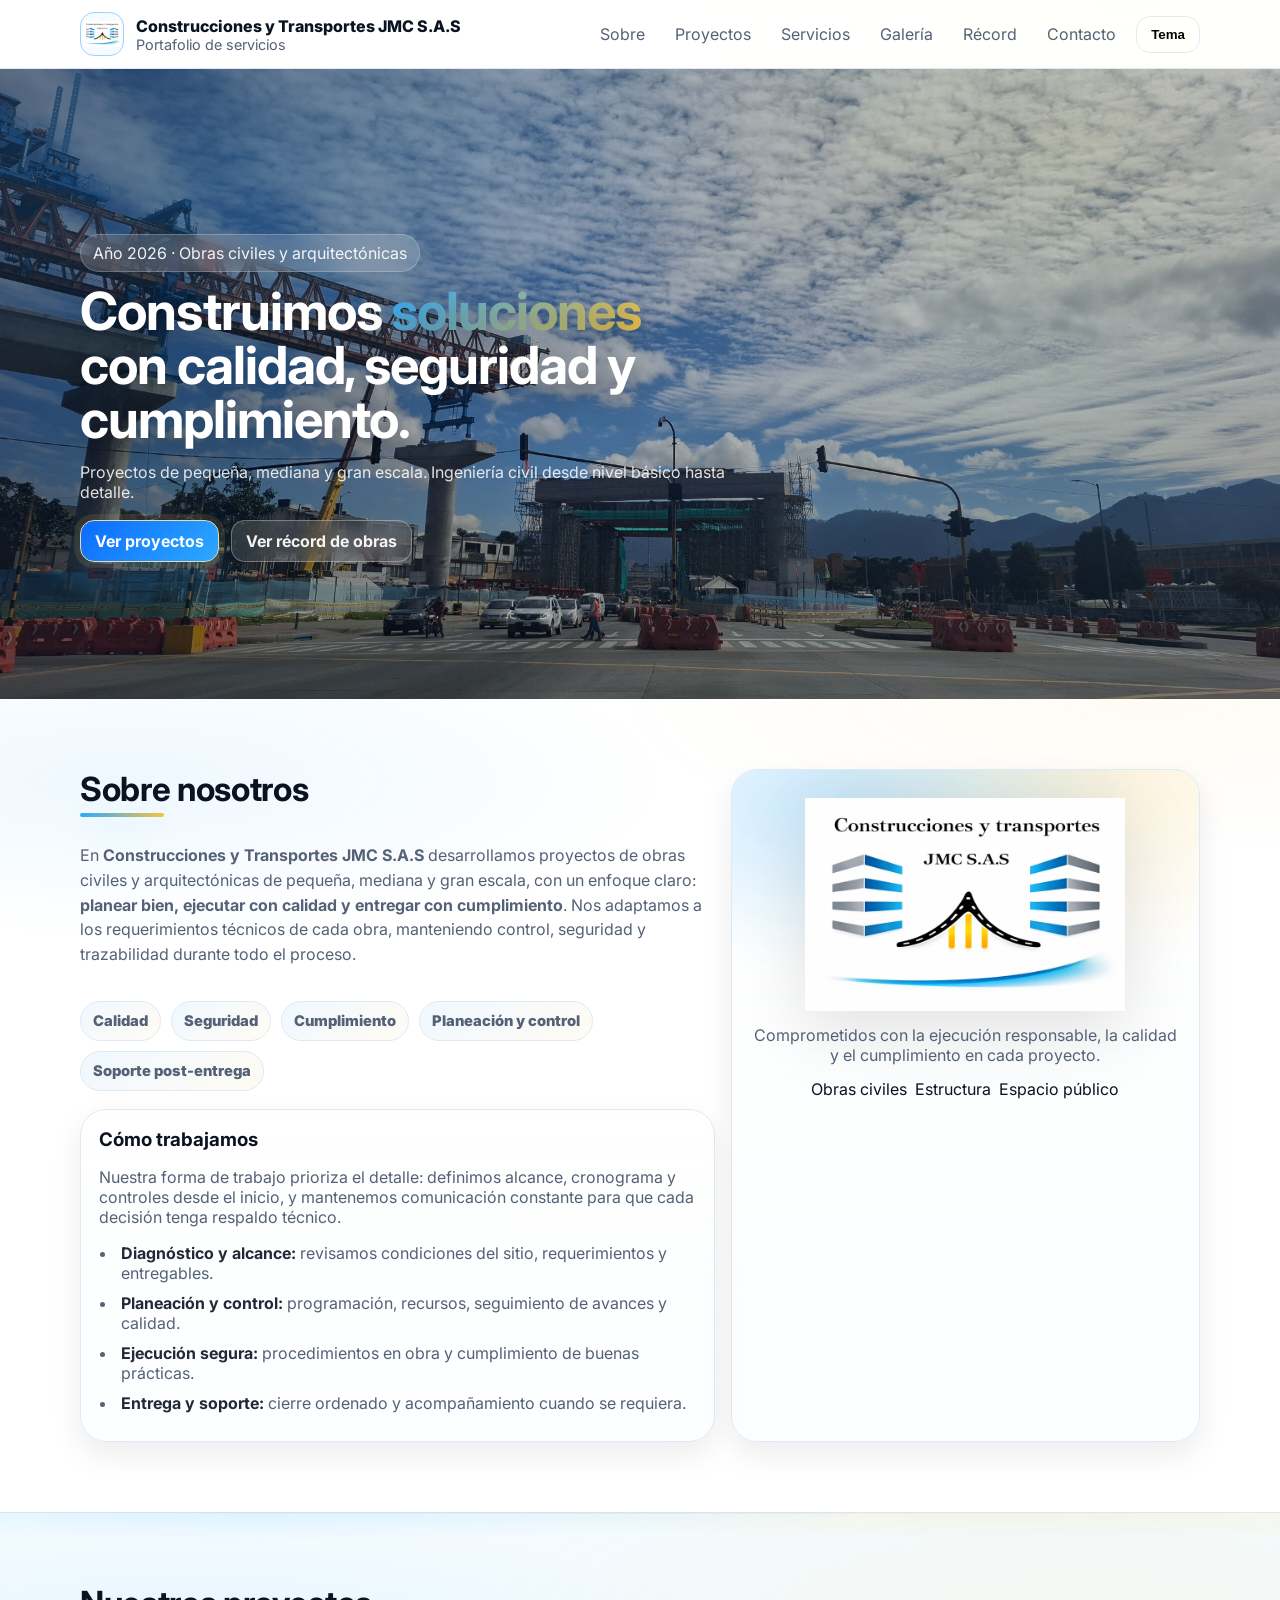
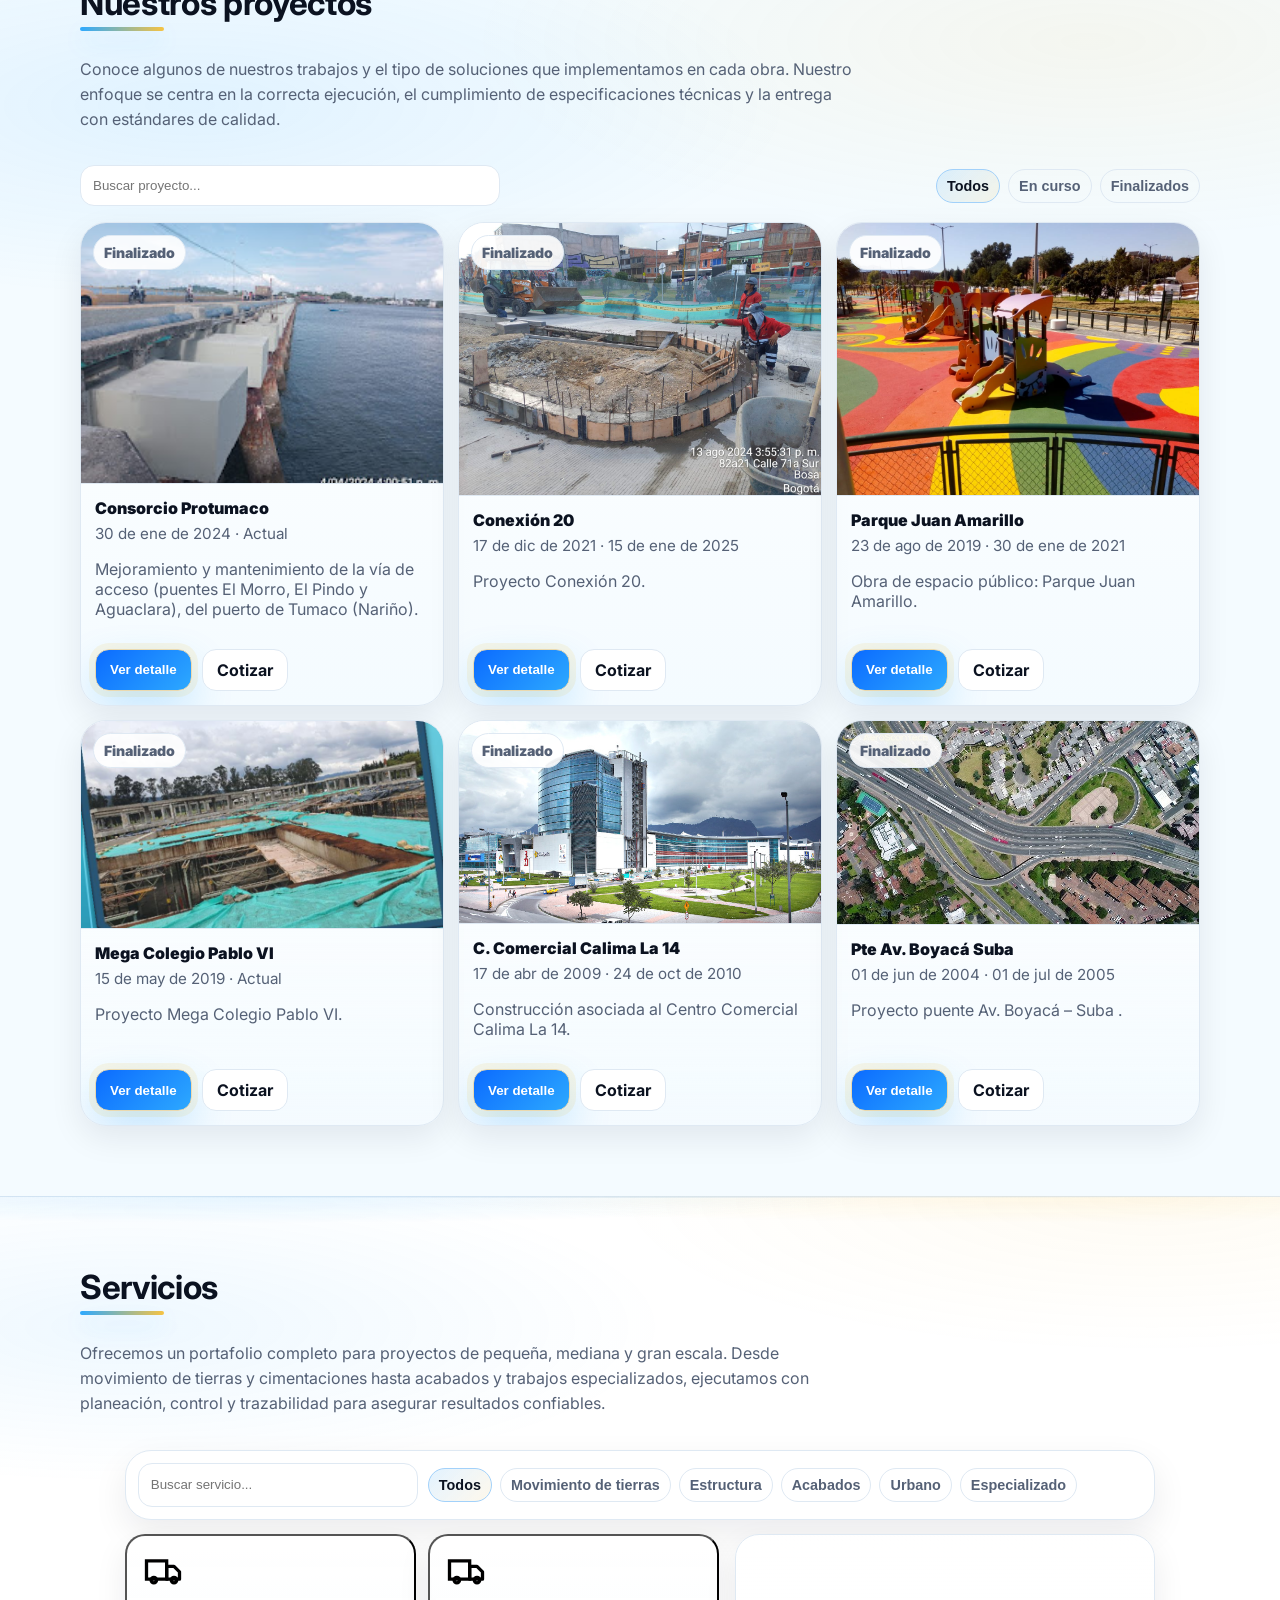
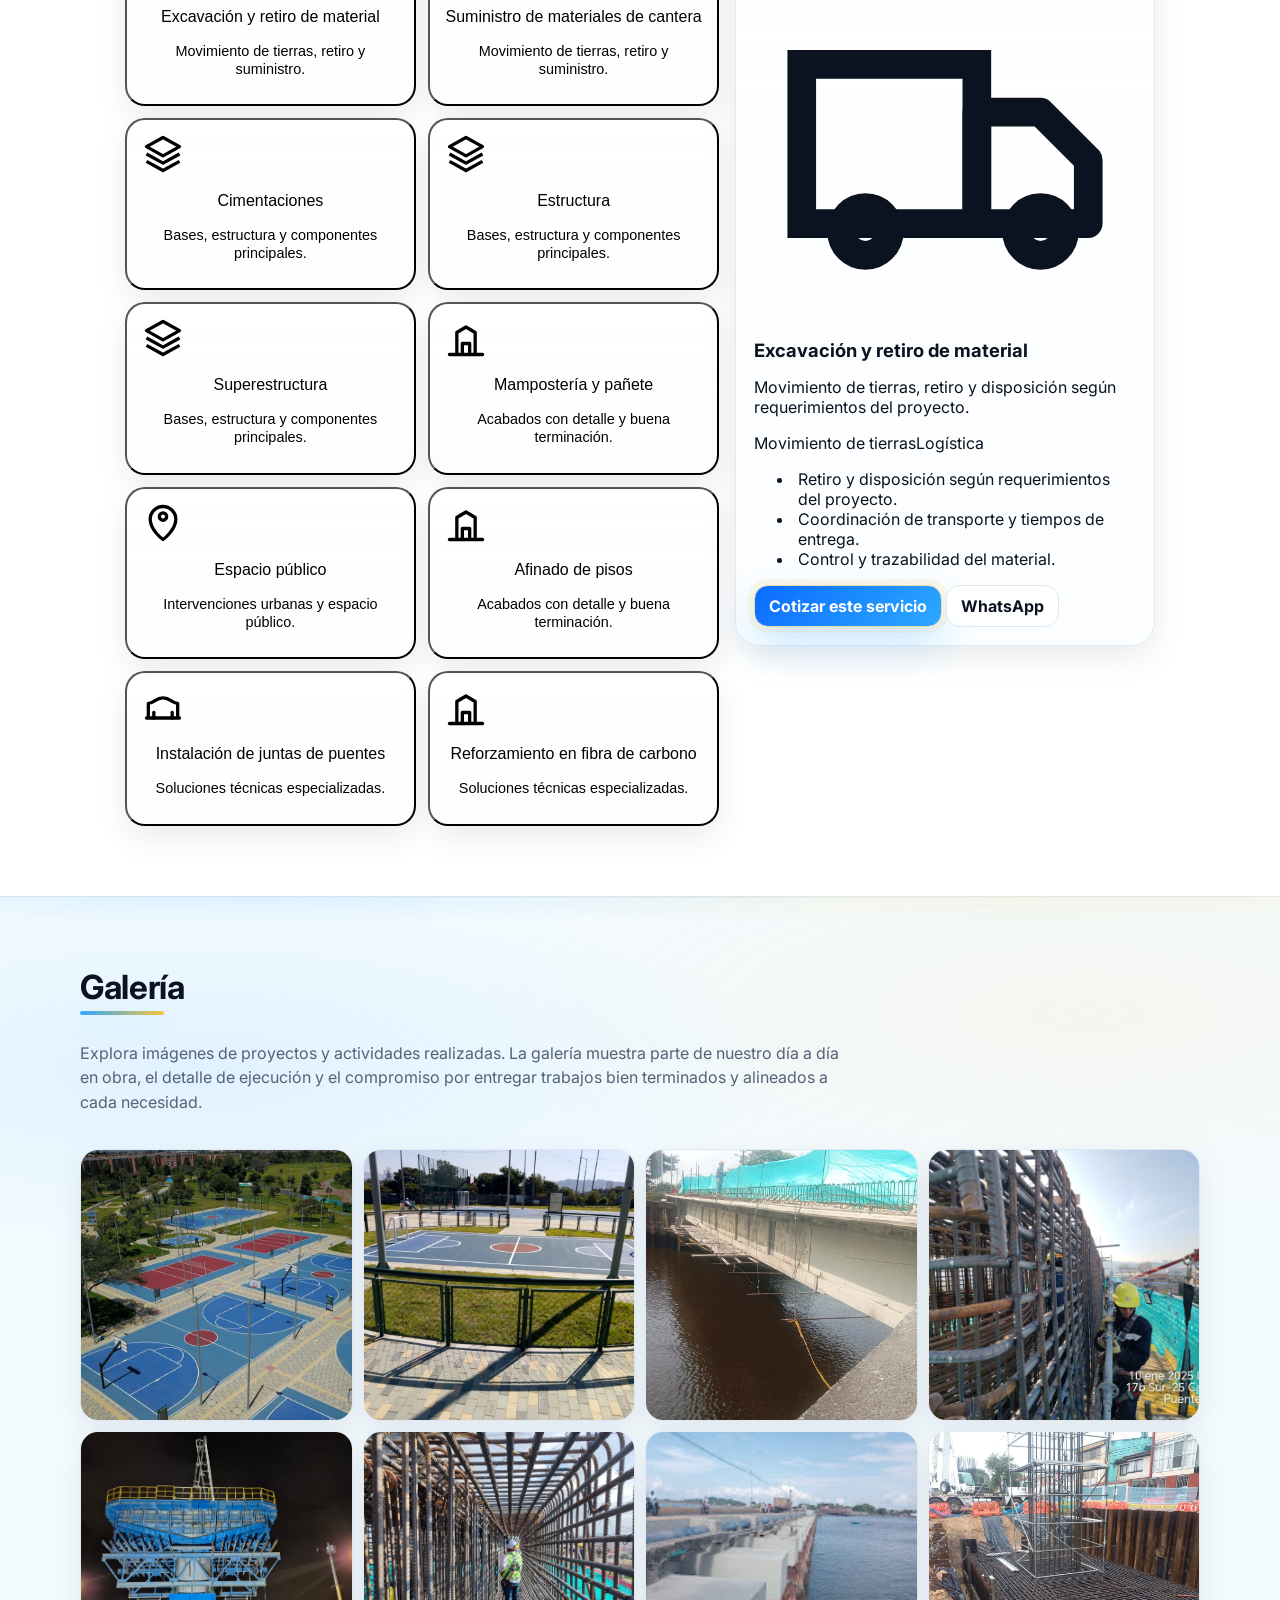
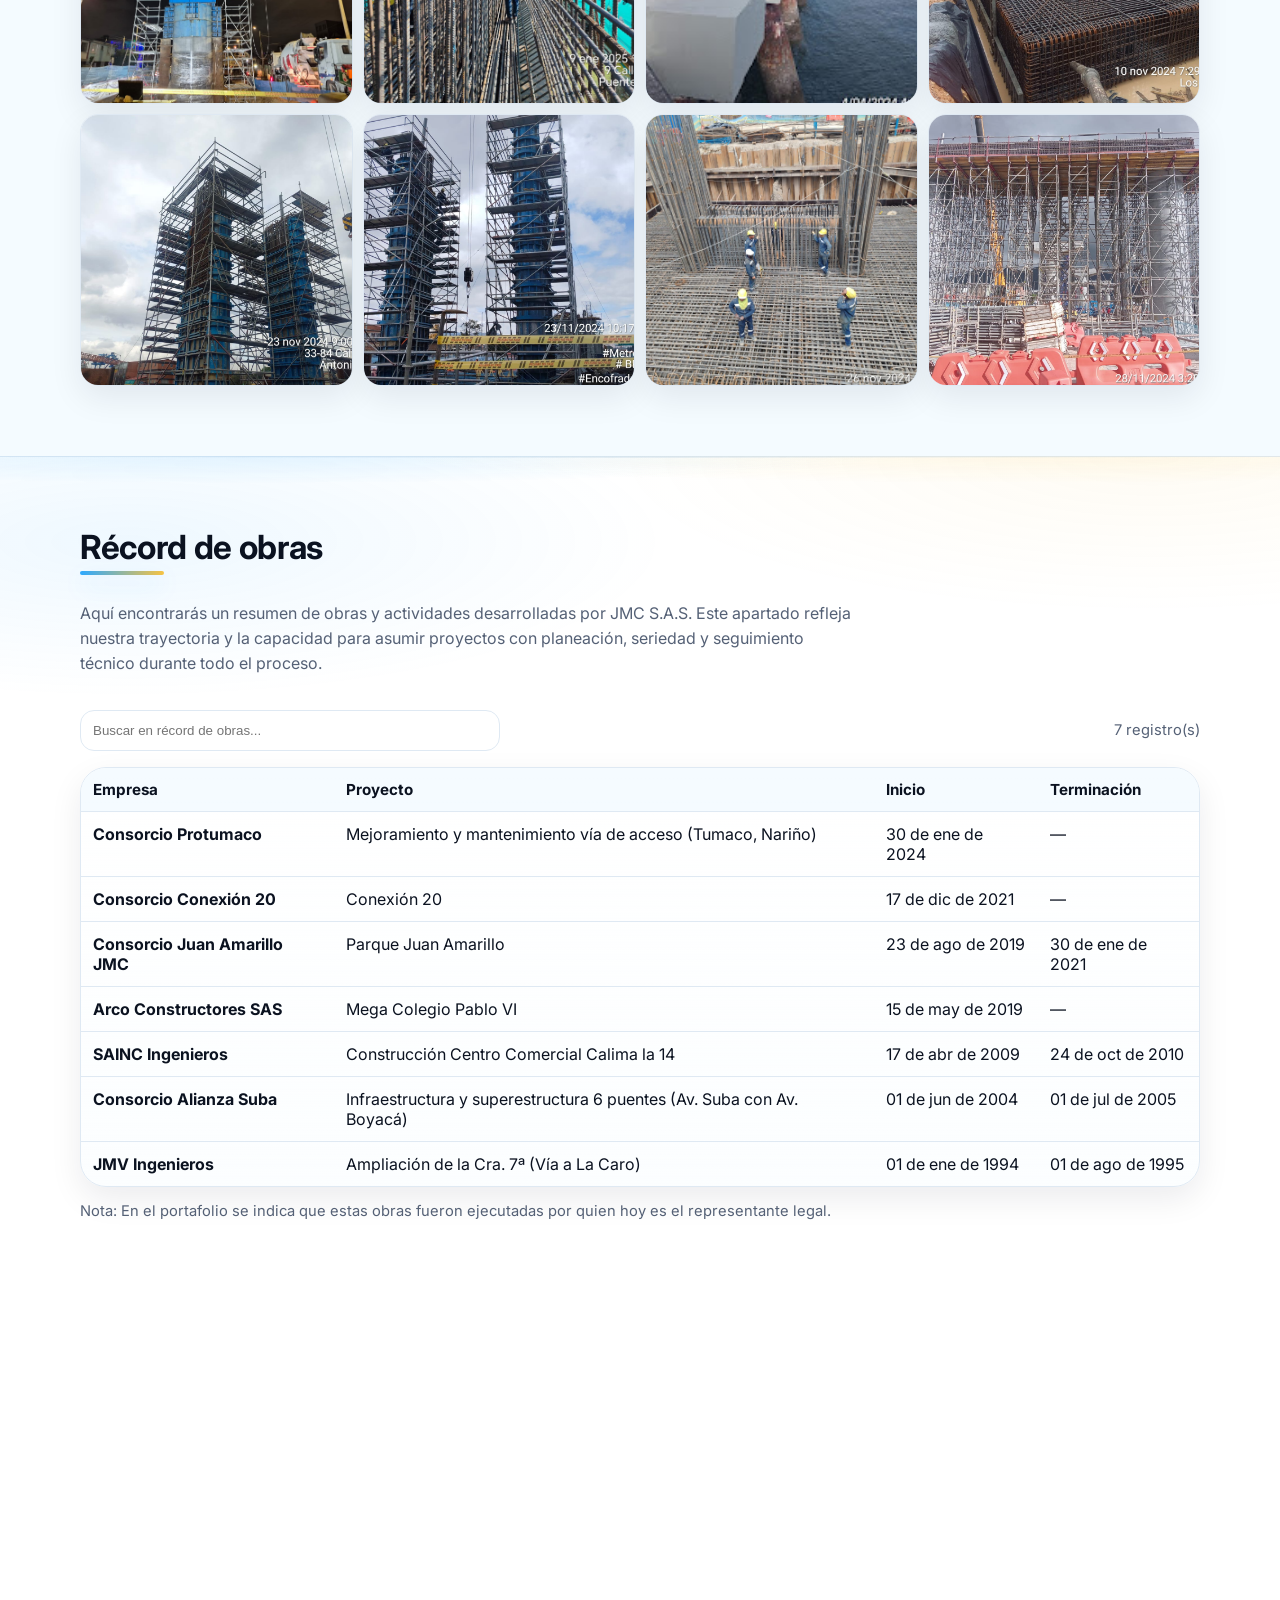
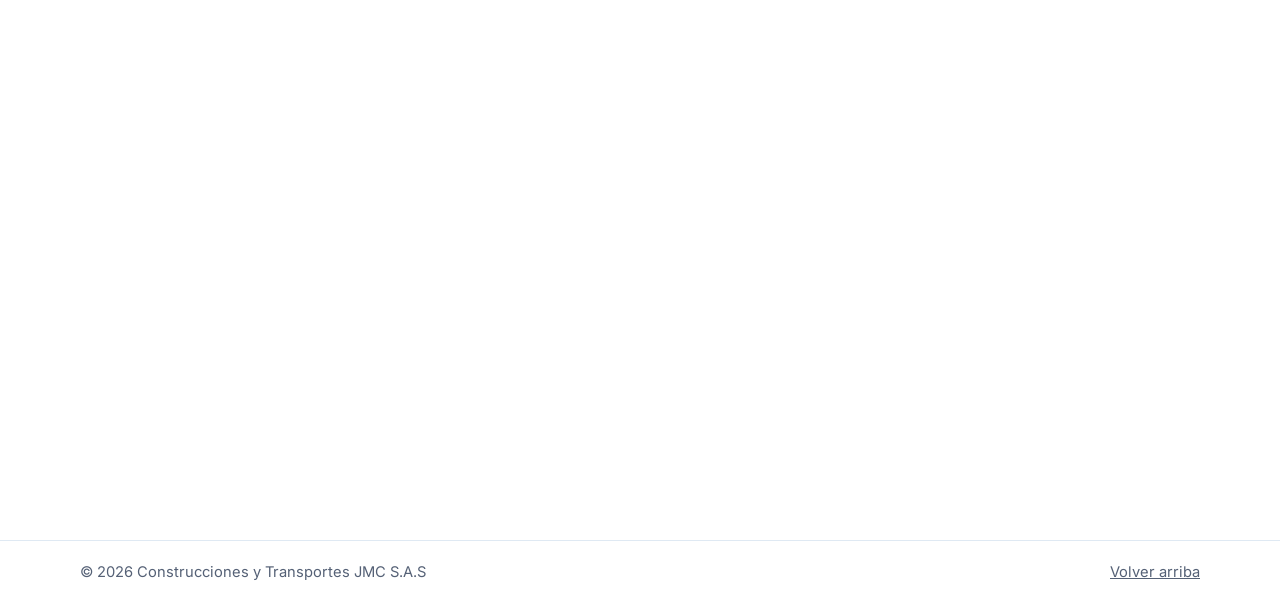
<file: index.html>
<!doctype html>
<html lang="es">
<head>
  <meta charset="utf-8" />
  <meta name="viewport" content="width=device-width, initial-scale=1" />
  <title>Construcciones y Transportes JMC S.A.S — Portafolio</title>
  <meta name="description" content="Portafolio de servicios: obras civiles y arquitectónicas. Proyectos, servicios, galería, récord de obras y contacto." />
  <meta name="theme-color" content="#0ea5e9" />

  <link rel="preconnect" href="https://fonts.googleapis.com" />
  <link rel="preconnect" href="https://fonts.gstatic.com" crossorigin />
  <link href="https://fonts.googleapis.com/css2?family=Inter:wght@400;500;600;700&display=swap" rel="stylesheet" />

  <link rel="stylesheet" href="styles.css" />
</head>

<body>
  <div class="progress" aria-hidden="true">
    <div class="progress__bar" id="progressBar"></div>
  </div>

  <a class="skip" href="#contenido">Saltar al contenido</a>

  <header class="header">
    <div class="container header__inner">
      <div class="brand" aria-label="Construcciones y Transportes JMC S.A.S">
        <div class="brand__mark" aria-label="Logo de Construcciones y Transportes JMC S.A.S">
          <img src="assets/logo-jmc.png" alt="Logo JMC" />
        </div>
        <div class="brand__text">
          <div class="brand__name">Construcciones y Transportes JMC S.A.S</div>
          <div class="brand__tag">Portafolio de servicios</div>
        </div>
      </div>

      <nav class="nav" aria-label="Navegación principal">
        <button class="nav__toggle" id="menuBtn" aria-expanded="false" aria-controls="menu" type="button">
          Menú
        </button>

        <div class="nav__links" id="menu">
          <a href="#sobre">Sobre</a>
          <a href="#proyectos">Proyectos</a>
          <a href="#servicios">Servicios</a>
          <a href="#galeria">Galería</a>
          <a href="#record">Récord</a>
          <a href="#contacto">Contacto</a>

          <button class="btn btn--ghost" id="themeBtn" type="button" aria-label="Cambiar tema">
            Tema
          </button>
        </div>
      </nav>
    </div>
  </header>

  <main id="contenido">
    <!-- HERO -->
    <section class="hero hero--photo">
      <div class="hero__bg" aria-hidden="true"></div>

      <div class="container hero__inner">
        <div class="hero__copy">
          <p class="pill">Año 2026 · Obras civiles y arquitectónicas</p>

          <h1>
            Construimos <span class="grad">soluciones</span> con calidad, seguridad y cumplimiento.
          </h1>

          <p class="muted">
            Proyectos de pequeña, mediana y gran escala. Ingeniería civil desde nivel básico hasta detalle.
          </p>

          <div class="hero__cta">
            <a class="btn btn--primary" href="#proyectos">Ver proyectos</a>
            <a class="btn btn--ghost" href="#record">Ver récord de obras</a>
          </div>
        </div>

        
      </div>
    </section>

    <!-- SOBRE -->
    <section id="sobre" class="section reveal">
      <div class="container">
        <div class="aboutLayout">
          <!-- COLUMNA: TEXTO -->
          <div class="aboutMain">
            <div class="section__head">
              <h2>Sobre nosotros</h2>
              <p class="muted">
                En <strong>Construcciones y Transportes JMC S.A.S</strong> desarrollamos proyectos de
                obras civiles y arquitectónicas de pequeña, mediana y gran escala, con un enfoque claro:
                <strong>planear bien, ejecutar con calidad y entregar con cumplimiento</strong>.
                Nos adaptamos a los requerimientos técnicos de cada obra, manteniendo control, seguridad y trazabilidad
                durante todo el proceso.
              </p>
            </div>

            <div class="aboutChips" aria-label="Enfoque y capacidades">
              <span class="aboutChip">Calidad</span>
              <span class="aboutChip">Seguridad</span>
              <span class="aboutChip">Cumplimiento</span>
              <span class="aboutChip">Planeación y control</span>
              <span class="aboutChip">Soporte post-entrega</span>
            </div>

            <div class="aboutCards">
              <article class="card">
                <h3>Cómo trabajamos</h3>
                <p class="muted">
                  Nuestra forma de trabajo prioriza el detalle: definimos alcance, cronograma y controles desde el inicio,
                  y mantenemos comunicación constante para que cada decisión tenga respaldo técnico.
                </p>
                <ul class="aboutSteps">
                  <li><strong>Diagnóstico y alcance:</strong> revisamos condiciones del sitio, requerimientos y entregables.</li>
                  <li><strong>Planeación y control:</strong> programación, recursos, seguimiento de avances y calidad.</li>
                  <li><strong>Ejecución segura:</strong> procedimientos en obra y cumplimiento de buenas prácticas.</li>
                  <li><strong>Entrega y soporte:</strong> cierre ordenado y acompañamiento cuando se requiera.</li>
                </ul>
              </article>
            </div>
          </div>

          <!-- COLUMNA: LOGO / MARCA -->
          <aside class="aboutBrand" aria-label="Marca JMC">
            <div class="aboutBrandInner">
              <div class="aboutBrandGlow" aria-hidden="true"></div>

              <img class="aboutLogo"
                   src="assets/logo-jmc.png"
                   alt="Logo Construcciones y Transportes JMC S.A.S"
                   loading="lazy" />

              <p class="aboutBrandText">
                Comprometidos con la ejecución responsable, la calidad y el cumplimiento en cada proyecto.
              </p>

              <div class="aboutBrandBadges">
                <span class="badge">Obras civiles</span>
                <span class="badge">Estructura</span>
                <span class="badge">Espacio público</span>
              </div>
            </div>
          </aside>
        </div>
      </div>
    </section>

    <!-- PROYECTOS -->
    <section id="proyectos" class="section section--alt reveal">
      <div class="container">
        <div class="section__head">
          <h2>Nuestros proyectos</h2>
          <p class="muted">
            Conoce algunos de nuestros trabajos y el tipo de soluciones que implementamos en cada obra. Nuestro enfoque se centra
            en la correcta ejecución, el cumplimiento de especificaciones técnicas y la entrega con estándares de calidad.
          </p>
        </div>

        <div class="toolbar">
          <input id="projectSearch" class="input" type="search" placeholder="Buscar proyecto..." />
          <div class="chips" role="tablist" aria-label="Filtrar proyectos">
            <button class="chip is-active" data-filter="todos" type="button">Todos</button>
            <button class="chip" data-filter="en-curso" type="button">En curso</button>
            <button class="chip" data-filter="finalizado" type="button">Finalizados</button>
          </div>
        </div>

        <div id="projectsGrid" class="cards"></div>
      </div>
    </section>

    <!-- SERVICIOS -->
    <section id="servicios" class="section reveal">
      <div class="container">
        <div class="section__head">
          <h2>Servicios</h2>
          <p class="muted">
            Ofrecemos un portafolio completo para proyectos de pequeña, mediana y gran escala. Desde movimiento de tierras y
            cimentaciones hasta acabados y trabajos especializados, ejecutamos con planeación, control y trazabilidad
            para asegurar resultados confiables.
          </p>
        </div>

        <div class="servicesShell">
          <div class="servicesControls">
            <input id="serviceSearch" class="input" type="search" placeholder="Buscar servicio..." />

            <div class="chips" role="tablist" aria-label="Filtrar servicios">
              <button class="chip is-active" type="button" data-scat="todos">Todos</button>
              <button class="chip" type="button" data-scat="tierra">Movimiento de tierras</button>
              <button class="chip" type="button" data-scat="estructura">Estructura</button>
              <button class="chip" type="button" data-scat="acabados">Acabados</button>
              <button class="chip" type="button" data-scat="urbano">Urbano</button>
              <button class="chip" type="button" data-scat="especializado">Especializado</button>
            </div>
          </div>

          <div class="servicesLayout">
            <div id="servicesCards" class="servicesCards"></div>

            <aside id="servicePanel" class="card servicePanel" aria-live="polite">
              <!-- Render JS -->
            </aside>
          </div>
        </div>
      </div>
    </section>

    <!-- GALERÍA -->
    <section id="galeria" class="section section--alt reveal">
      <div class="container">
        <div class="section__head">
          <h2>Galería</h2>
          <p class="muted">
            Explora imágenes de proyectos y actividades realizadas. La galería muestra parte de nuestro día a día en obra, el detalle
            de ejecución y el compromiso por entregar trabajos bien terminados y alineados a cada necesidad.
          </p>
        </div>

        <div id="galleryGrid" class="gallery"></div>
      </div>
    </section>

    <!-- RÉCORD -->
    <section id="record" class="section reveal">
      <div class="container">
        <div class="section__head">
          <h2>Récord de obras</h2>
          <p class="muted">
            Aquí encontrarás un resumen de obras y actividades desarrolladas por JMC S.A.S. Este apartado refleja nuestra trayectoria y
            la capacidad para asumir proyectos con planeación, seriedad y seguimiento técnico durante todo el proceso.
          </p>
        </div>

        <div class="toolbar">
          <input id="recordSearch" class="input" type="search" placeholder="Buscar en récord de obras..." />
          <span class="muted small" id="recordCount"></span>
        </div>

        <div class="tableWrap">
          <table class="table" aria-label="Récord de obras">
            <thead>
              <tr>
                <th>Empresa</th>
                <th>Proyecto</th>
                <th>Inicio</th>
                <th>Terminación</th>
              </tr>
            </thead>
            <tbody id="recordBody"></tbody>
          </table>
        </div>

        <p class="muted small">
          Nota: En el portafolio se indica que estas obras fueron ejecutadas por quien hoy es el representante legal.
        </p>
      </div>
    </section>

    <!-- CONTACTO -->
    <section id="contacto" class="section section--alt reveal">
      <div class="container">
        <div class="section__head">
          <h2>Contacto</h2>
          <p class="muted">
            Estamos listos para asesorarte. Escríbenos por WhatsApp, llámanos o envíanos un correo con tu solicitud. Te orientamos en el
            alcance, tiempos y necesidades para cotizar de forma clara y eficiente.
          </p>
        </div>

        <div class="grid2 grid2--contact">
          <!-- Datos -->
          <article class="card">
            <h3>Datos</h3>

            <ul class="contactList">
              <li class="contactItem">
                <div class="contactIcon contactIcon--phone" aria-hidden="true">
                  <svg viewBox="0 0 24 24" fill="none">
                    <path d="M7 4h3l1 5-2 1c1.2 2.4 3.1 4.3 5.5 5.5l1.1-2 5.4 1V17c0 1.1-.9 2-2 2h-.2C11.7 19 5 12.3 5 4.2V4c0-1.1.9-2 2-2Z" stroke="currentColor" stroke-width="1.8" stroke-linecap="round" stroke-linejoin="round"/>
                  </svg>
                </div>
                <div class="contactInfo">
                  <div class="contactLabel">Teléfono</div>
                  <div class="contactValue"><a href="tel:+573144934264">314 493 4264</a></div>
                </div>
              </li>

              <li class="contactItem">
                <div class="contactIcon contactIcon--email" aria-hidden="true">
                  <svg viewBox="0 0 24 24" fill="none">
                    <path d="M4 7.5A2.5 2.5 0 0 1 6.5 5h11A2.5 2.5 0 0 1 20 7.5v9A2.5 2.5 0 0 1 17.5 19h-11A2.5 2.5 0 0 1 4 16.5v-9Z" stroke="currentColor" stroke-width="1.8"/>
                    <path d="M6.5 7.5 12 12l5.5-4.5" stroke="currentColor" stroke-width="1.8" stroke-linecap="round" stroke-linejoin="round"/>
                  </svg>
                </div>
                <div class="contactInfo">
                  <div class="contactLabel">Correo</div>
                  <div class="contactValue"><a href="mailto:c.jmcsas@hotmail.com">c.jmcsas@hotmail.com</a></div>
                </div>
              </li>

              <li class="contactItem">
                <div class="contactIcon contactIcon--location" aria-hidden="true">
                  <svg viewBox="0 0 24 24" fill="none">
                    <path d="M12 21s7-5.1 7-11a7 7 0 1 0-14 0c0 5.9 7 11 7 11Z" stroke="currentColor" stroke-width="1.8" stroke-linecap="round" stroke-linejoin="round"/>
                    <path d="M12 10.5a2 2 0 1 0 0-4 2 2 0 0 0 0 4Z" stroke="currentColor" stroke-width="1.8"/>
                  </svg>
                </div>
                <div class="contactInfo">
                  <div class="contactLabel">Dirección</div>
                  <div class="contactValue">Diagonal 27 sur # 34 - 56</div>
                </div>
              </li>

              <li class="contactItem">
                <div class="contactIcon contactIcon--whatsapp" aria-hidden="true">
                  <svg viewBox="0 0 24 24" fill="none">
                    <path d="M20 11.6A8 8 0 0 1 8.3 19L4 20l1-4.1A8 8 0 1 1 20 11.6Z" stroke="currentColor" stroke-width="1.8" stroke-linecap="round" stroke-linejoin="round"/>
                    <path d="M9.2 9.6c.2-1 .6-1.1 1.2-1.1.2 0 .4 0 .6.1.2.1.4.5.4.8 0 .4-.2.8-.4 1 .5 1 1.4 1.9 2.4 2.4.2-.2.6-.4 1-.4.3 0 .7.2.8.4.1.2.1.4.1.6 0 .6-.1 1-.9 1.2-.8.2-2.6-.4-4.2-2-1.6-1.6-2.2-3.4-2-4.2Z" stroke="currentColor" stroke-width="1.2" stroke-linecap="round" stroke-linejoin="round"/>
                  </svg>
                </div>
                <div class="contactInfo">
                  <div class="contactLabel">WhatsApp</div>
                  <div class="contactValue">
                    <a href="https://wa.me/573144934264" target="_blank" rel="noreferrer">Abrir chat</a>
                  </div>
                </div>
              </li>
            </ul>

            <div class="contactActions">
              <a class="btn btn--primary" href="https://wa.me/573144934264" target="_blank" rel="noreferrer">WhatsApp</a>
              <a class="btn" href="tel:+573144934264">Llamar</a>
              <a class="btn" href="mailto:c.jmcsas@hotmail.com">Correo</a>
            </div>
          </article>

          <!-- Formulario (FUNCIONAL en Netlify) -->
          <article class="card">
            <h3>Escríbenos</h3>

            <!-- Netlify Forms: NO lo generes por JS; debe estar en HTML -->
            <form
              name="contact"
              method="POST"
              data-netlify="true"
              netlify-honeypot="bot-field"
              action="/gracias.html"
            >
              <!-- Obligatorio para Netlify -->
              <input type="hidden" name="form-name" value="contact" />

              <!-- Honeypot anti-spam -->
              <p class="hidden">
                <label>Si eres bot, no llenes esto: <input name="bot-field" /></label>
              </p>

              <label class="label">
                Nombre
                <input class="input" name="nombre" autocomplete="name" required />
              </label>

              <label class="label">
                Correo
                <input class="input" name="email" type="email" autocomplete="email" required />
              </label>

              <label class="label">
                Teléfono (opcional)
                <input class="input" name="telefono" type="tel" autocomplete="tel" />
              </label>

              <label class="label">
                Mensaje
                <textarea class="input" name="mensaje" rows="5" required></textarea>
              </label>

              <button class="btn btn--primary" type="submit">Enviar mensaje</button>

              <p class="muted small" style="margin:10px 0 0">
                Al enviar, tu mensaje quedará registrado y te contactaremos lo antes posible.
              </p>
            </form>
          </article>
        </div>
      </div>
    </section>
  </main>

  <footer class="footer">
    <div class="container footer__inner">
      <span class="muted small">© <span id="year"></span> Construcciones y Transportes JMC S.A.S</span>
      <a class="muted small" href="#contenido">Volver arriba</a>
    </div>
  </footer>

  <!-- Modal reutilizable -->
  <div class="modal" id="modal" aria-hidden="true" role="dialog" aria-modal="true" aria-label="Detalle">
    <div class="modal__backdrop" data-close></div>
    <div class="modal__panel" role="document">
      <button class="modal__close" data-close aria-label="Cerrar" type="button">✕</button>
      <div id="modalContent"></div>
    </div>
  </div>

  <script src="main.js"></script>
</body>
</html>
</file>
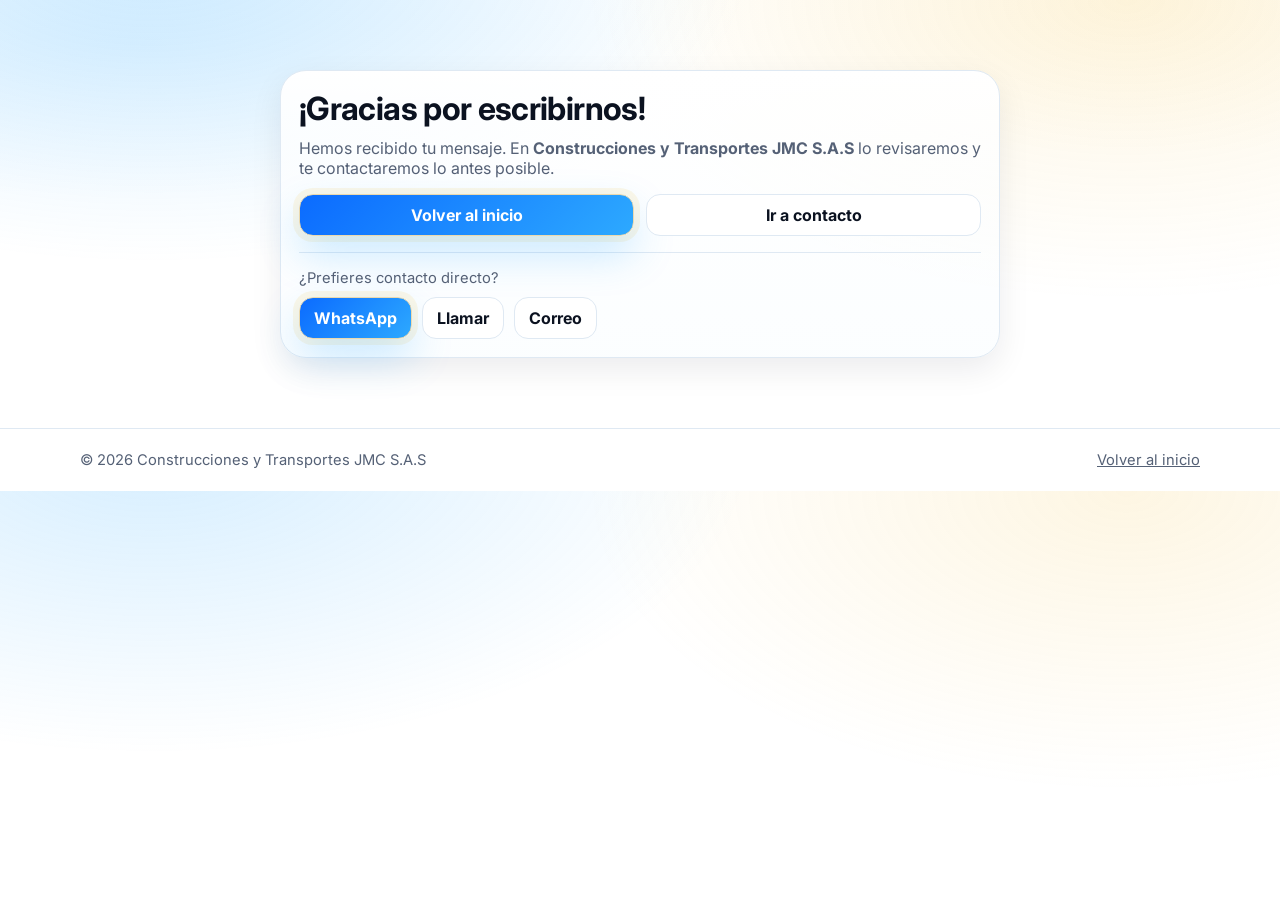
<file: gracias.html>
<!doctype html>
<html lang="es">
<head>
  <meta charset="utf-8" />
  <meta name="viewport" content="width=device-width, initial-scale=1" />
  <title>Gracias — JMC S.A.S</title>
  <meta name="description" content="Gracias por contactar a Construcciones y Transportes JMC S.A.S." />
  <meta name="theme-color" content="#0ea5e9" />

  <link rel="preconnect" href="https://fonts.googleapis.com" />
  <link rel="preconnect" href="https://fonts.gstatic.com" crossorigin />
  <link href="https://fonts.googleapis.com/css2?family=Inter:wght@400;500;600;700&display=swap" rel="stylesheet" />

  <link rel="stylesheet" href="styles.css" />
</head>

<body>
  <main class="section">
    <div class="container">
      <div class="card" style="max-width: 720px; margin: 0 auto;">
        <h1 style="margin:0 0 10px; letter-spacing:-.02em;">¡Gracias por escribirnos!</h1>
        <p class="muted" style="margin:0 0 14px;">
          Hemos recibido tu mensaje. En <strong>Construcciones y Transportes JMC S.A.S</strong> lo revisaremos y
          te contactaremos lo antes posible.
        </p>

        <div class="grid2" style="grid-template-columns: 1fr 1fr; gap: 12px; margin-top: 16px;">
          <a class="btn btn--primary" href="/">Volver al inicio</a>
          <a class="btn" href="#contacto" onclick="window.location.href='/'">Ir a contacto</a>
        </div>

        <hr style="border:0; height:1px; background: var(--border); margin:16px 0;" />

        <p class="muted small" style="margin:0 0 10px;">¿Prefieres contacto directo?</p>
        <div class="contactActions" style="margin:0;">
          <a class="btn btn--primary" href="https://wa.me/573144934264" target="_blank" rel="noreferrer">WhatsApp</a>
          <a class="btn" href="tel:+573144934264">Llamar</a>
          <a class="btn" href="mailto:c.jmcsas@hotmail.com">Correo</a>
        </div>
      </div>
    </div>
  </main>

  <footer class="footer">
    <div class="container footer__inner">
      <span class="muted small">© <span id="year"></span> Construcciones y Transportes JMC S.A.S</span>
      <a class="muted small" href="/">Volver al inicio</a>
    </div>
  </footer>

  <script>
    document.getElementById("year").textContent = new Date().getFullYear();
  </script>
</body>
</html>
</file>
<file: styles.css>
:root{
  /* Light theme (marca azul + amarillo) */
  --bg: #ffffff;
  --bg2:#f4fbff;          /* azul muy suave */
  --text:#0b1220;
  --muted:#556176;
  --card:#ffffff;
  --border:#dfe9f3;

  --accent:#2DA9FF;       /* azul claro marca */
  --accent2:#F6C343;      /* amarillo marca */
  --accent3:#0B6BFF;      /* azul más profundo para contraste */

  --shadow: 0 18px 45px rgba(11,18,32,.10);
  --radius: 18px;
  --radius2: 26px;
  --ease: cubic-bezier(.2,.8,.2,1);
}


[data-theme="dark"]{
  --bg:#0b1220;
  --bg2:#0f172a;
  --text:#eaf0ff;
  --muted:#aab3c7;
  --card:#0f172a;
  --border:#22304a;

  --accent:#38bdf8;
  --accent2:#a78bfa;
  --accent3:#4ade80;

  --shadow: 0 18px 60px rgba(0,0,0,.40);
}

*{box-sizing:border-box}
html{scroll-behavior:smooth}
body{
  margin:0;
  font-family: Inter, system-ui, -apple-system, Segoe UI, Roboto, Arial, sans-serif;
  background:var(--bg);
  color:var(--text);
  overflow-x:hidden;
  background:
  radial-gradient(1000px 520px at 12% -10%, color-mix(in oklab, var(--accent), transparent 80%), transparent 60%),
  radial-gradient(900px 500px at 88% 0%,  color-mix(in oklab, var(--accent2), transparent 85%), transparent 60%),
  var(--bg);
}

a{color:inherit}
code{font-family: ui-monospace, SFMono-Regular, Menlo, Monaco, Consolas, "Liberation Mono", "Courier New", monospace}

.container{width:min(1120px, 92%); margin-inline:auto}
.muted{color:var(--muted)}
.small{font-size:.92rem}
.hidden{display:none}

/* Barra de progreso */
.progress{
  position:fixed;
  top:0; left:0; right:0;
  height:3px;
  z-index:999;
  background: color-mix(in oklab, var(--bg), transparent 60%);
}
.progress__bar{
  height:100%;
  width:0%;
  background: linear-gradient(90deg, var(--accent), var(--accent2), var(--accent3));
  box-shadow: 0 0 18px color-mix(in oklab, var(--accent), transparent 60%);
}

/* Accesibilidad */
.skip{
  position:absolute; left:-999px; top:auto; width:1px; height:1px; overflow:hidden;
}
.skip:focus{left:12px; top:12px; width:auto; height:auto; padding:10px 12px; background:var(--card); border:1px solid var(--border); border-radius:12px; z-index:999}

/* Header */
.header{
  position:sticky; top:0; z-index:50;
  backdrop-filter:saturate(180%) blur(12px);
  background: color-mix(in oklab, var(--bg), transparent 10%);
  border-bottom:1px solid var(--border);
}
.header__inner{display:flex; align-items:center; justify-content:space-between; gap:16px; padding:12px 0}

.brand{display:flex; align-items:center; gap:12px; min-width:240px}
.brand__mark{
  width:44px;
  height:44px;
  border-radius:14px;
  display:grid;
  place-items:center;
  overflow:hidden; /* importante para que el logo no se salga */
  border:1px solid color-mix(in oklab, var(--accent), var(--border) 60%);
  background: color-mix(in oklab, var(--bg2), transparent 20%);
}

.brand__mark img{
  width:100%;
  height:100%;
  object-fit:contain; /* mantiene proporción del logo */
  padding:2px;        /* aire alrededor, ajusta si lo quieres más grande */
}

.brand__name{font-weight:800}
.brand__tag{font-size:.9rem; color:var(--muted)}

.nav{display:flex; align-items:center; gap:12px}
.nav__toggle{
  display:none;
  padding:10px 12px;
  border-radius:12px;
  border:1px solid var(--border);
  background:var(--card);
  cursor:pointer;
}
.nav__links{display:flex; align-items:center; gap:10px}
.nav__links a{padding:10px 10px; text-decoration:none; color:var(--muted); position:relative}
.nav__links a:hover{color:var(--text)}
.nav__links a::after{
  content:"";
  position:absolute;
  left:10px; right:10px; bottom:6px;
  height:2px; border-radius:99px;
  transform:scaleX(0);
  transform-origin:left;
  transition:transform .25s var(--ease);
  background: linear-gradient(90deg, var(--accent), var(--accent2));
}
.nav__links a:hover::after{transform:scaleX(1)}

.btn{
  display:inline-flex; align-items:center; justify-content:center;
  gap:8px;
  padding:10px 14px;
  border-radius:14px;
  border:1px solid var(--border);
  background:var(--card);
  cursor:pointer;
  text-decoration:none;
  font-weight:700;
  transition: transform .18s var(--ease), box-shadow .18s var(--ease), border-color .18s var(--ease);
}
.btn:hover{transform: translateY(-1px); box-shadow: var(--shadow)}
.btn:active{transform: translateY(0px) scale(.99)}

.btn--primary{
  background: linear-gradient(135deg, var(--accent3), var(--accent));
  border-color: color-mix(in oklab, var(--accent2), var(--border) 55%);
  color: white;
  box-shadow:
    0 18px 40px color-mix(in oklab, var(--accent), transparent 75%),
    0 0 0 6px color-mix(in oklab, var(--accent2), transparent 88%);
}

.btn--primary:hover{
  box-shadow:
    0 24px 60px color-mix(in oklab, var(--accent3), transparent 72%),
    0 0 0 8px color-mix(in oklab, var(--accent2), transparent 85%);
}
.btn--ghost{background:transparent}

/* HERO más llamativo */
.hero{padding:74px 0 28px; position:relative}
.hero:not(.hero--photo) .hero__bg{
  position:absolute;
  inset:-180px -120px auto -120px;
  height:520px;
  background:
    radial-gradient(600px 220px at 20% 30%, color-mix(in oklab, var(--accent), transparent 70%), transparent 60%),
    radial-gradient(520px 240px at 70% 20%, color-mix(in oklab, var(--accent2), transparent 75%), transparent 60%),
    radial-gradient(520px 260px at 55% 85%, color-mix(in oklab, var(--accent3), transparent 78%), transparent 60%);
  filter: blur(18px);
  opacity:.95;
  pointer-events:none;
  animation: floatBg 10s var(--ease) infinite alternate;
}
@keyframes floatBg{
  from{ transform: translateY(-6px) }
  to{ transform: translateY(10px) }
}

.hero__inner{display:grid; grid-template-columns: 1.2fr .8fr; gap:28px; align-items:center; position:relative}
.pill{
  display:inline-flex; align-items:center;
  padding:8px 12px;
  border-radius:999px;
  border:1px solid var(--border);
  background: color-mix(in oklab, var(--bg2), transparent 30%);
  color:var(--muted);
  margin:0 0 12px;
}
.hero h1{
  font-size: clamp(2.05rem, 4.1vw, 3.35rem);
  line-height:1.03;
  margin:0 0 12px;
  letter-spacing:-.02em;
}
.hero h1 .grad{
  background: linear-gradient(135deg, var(--accent), var(--accent2));
  -webkit-background-clip:text;
  background-clip:text;
  color:transparent;
}
.hero__cta{display:flex; gap:12px; flex-wrap:wrap; margin:18px 0 18px}

.hero__meta{display:grid; grid-template-columns:1fr 1fr; gap:12px}
.metaCard{
  padding:14px;
  border-radius: var(--radius);
  border:1px solid var(--border);
  background: color-mix(in oklab, var(--card), transparent 0%);
  box-shadow: var(--shadow);
  transition: transform .22s var(--ease);
}
.metaCard:hover{transform: translateY(-2px)}
.metaCard__k{font-weight:800; font-size:.95rem}
.metaCard__v{color:var(--muted); margin-top:6px}

.hero__visual{display:flex; justify-content:flex-end}
.visualCard{
  width:min(360px, 100%);
  aspect-ratio: 4/3;
  border-radius: 30px;
  border:1px solid var(--border);
  background:
    radial-gradient(900px 380px at 20% 10%, color-mix(in oklab, var(--accent), transparent 70%), transparent 60%),
    linear-gradient(180deg, var(--bg2), var(--bg));
  box-shadow: var(--shadow);
  position:relative;
  overflow:hidden;
  transform-style:preserve-3d;
  transition: transform .25s var(--ease);
}
.visualCard::after{
  content:"";
  position:absolute;
  inset:-40px;
  background: repeating-linear-gradient(
    135deg,
    color-mix(in oklab, var(--text), transparent 92%),
    color-mix(in oklab, var(--text), transparent 92%) 10px,
    transparent 10px,
    transparent 22px
  );
  opacity:.35;
  pointer-events:none;
}
.visualCard__top{height:46px; border-bottom:1px solid var(--border)}
.visualCard__lines{padding:16px; display:grid; gap:10px; position:relative}
.visualCard__lines div{
  height:12px;
  border-radius:999px;
  background: color-mix(in oklab, var(--text), transparent 90%);
}
.visualCard__badge{
  position:absolute; right:16px; bottom:16px;
  width:58px; height:58px; border-radius:20px;
  background: linear-gradient(135deg,
    color-mix(in oklab, var(--accent), transparent 70%),
    color-mix(in oklab, var(--accent2), transparent 78%));
  border:1px solid color-mix(in oklab, var(--accent), var(--border) 60%);
  display:grid; place-items:center;
  font-weight:900;
}

/* Secciones */
.section{padding:58px 0}
.section--alt{background:var(--bg2); border-block:1px solid var(--border)}
.section__head{display:flex; flex-direction:column; gap:10px; margin-bottom:18px}
.section__head h2{margin:0; font-size: clamp(1.45rem, 2.6vw, 2.1rem); letter-spacing:-.01em}

.grid2{display:grid; grid-template-columns:1fr 1fr; gap:16px}
.card{
  padding:18px;
  border-radius: var(--radius2);
  border:1px solid var(--border);
  background:var(--card);
  box-shadow: var(--shadow);
  transition: transform .22s var(--ease), box-shadow .22s var(--ease);
}
.card:hover{transform: translateY(-2px); box-shadow: 0 22px 70px rgba(11,18,32,.12)}
.card h3{margin:0 0 8px}
.list{margin:0; padding-left:18px; color:var(--muted)}
.list li{margin:8px 0}

.toolbar{display:flex; align-items:center; justify-content:space-between; gap:12px; flex-wrap:wrap; margin:14px 0 16px}
.input{
  width:min(420px, 100%);
  padding:12px 12px;
  border-radius:14px;
  border:1px solid var(--border);
  background:var(--card);
  color:var(--text);
  outline:none;
  transition: border-color .18s var(--ease), box-shadow .18s var(--ease);
}
.input:focus{
  border-color: color-mix(in oklab, var(--accent), var(--border) 40%);
  box-shadow: 0 0 0 6px color-mix(in oklab, var(--accent), transparent 88%);
}
.label{display:grid; gap:8px; margin-bottom:12px}
textarea.input{resize:vertical}

.chips{display:flex; gap:8px; flex-wrap:wrap}
.chip{
  padding:10px 12px;
  border-radius:999px;
  border:1px solid var(--border);
  background:transparent;
  cursor:pointer;
  color:var(--muted);
  font-weight:800;
  transition: transform .18s var(--ease), background .18s var(--ease);
}
.chip:hover{transform: translateY(-1px)}
.chip.is-active{
  background: linear-gradient(135deg,
    color-mix(in oklab, var(--accent), transparent 85%),
    color-mix(in oklab, var(--accent2), transparent 88%));
  border-color: color-mix(in oklab, var(--accent), var(--border) 60%);
  color:var(--text);
}

.cards{display:grid; grid-template-columns: repeat(3, 1fr); gap:14px}
.pcard{
  border-radius: var(--radius2);
  border:1px solid var(--border);
  background:var(--card);
  box-shadow: var(--shadow);
  overflow:hidden;
  display:flex; flex-direction:column;
  transition: transform .22s var(--ease), box-shadow .22s var(--ease);
}
.pcard:hover{transform: translateY(-3px); box-shadow: 0 26px 80px rgba(11,18,32,.14)}
.pcard__media{
  aspect-ratio: 16/9;
  background:
    radial-gradient(850px 260px at 15% 15%, color-mix(in oklab, var(--accent), transparent 70%), transparent 60%),
    linear-gradient(180deg, var(--bg2), var(--bg));
  border-bottom:1px solid var(--border);
  position:relative;
}
.pcard__media img{width:100%; height:100%; object-fit:cover; display:block}
.pcard__badge{
  position:absolute; left:12px; top:12px;
  padding:8px 10px;
  border-radius:999px;
  background: color-mix(in oklab, var(--bg), transparent 10%);
  border:1px solid var(--border);
  color:var(--muted);
  font-weight:900;
  font-size:.88rem;
}
.pcard__body{padding:14px}
.pcard__title{font-weight:900; margin:0 0 6px}
.pcard__meta{color:var(--muted); font-size:.95rem; margin:0 0 12px}
.pcard__actions{margin-top:auto; padding:0 14px 14px; display:flex; gap:10px}

.accordion{display:grid; gap:10px}
.accItem{
  border-radius: var(--radius2);
  border:1px solid var(--border);
  background:var(--card);
  box-shadow: var(--shadow);
  overflow:hidden;
  transition: transform .22s var(--ease);
}
.accItem:hover{transform: translateY(-1px)}
.accBtn{
  width:100%;
  text-align:left;
  padding:14px 16px;
  border:0;
  background:transparent;
  color:var(--text);
  font-weight:900;
  cursor:pointer;
  display:flex; align-items:center; justify-content:space-between;
}
.accPanel{padding:0 16px 16px; color:var(--muted); display:none}
.accItem.is-open .accPanel{display:block}
.accChevron{color:var(--muted)}

.gallery{display:grid; grid-template-columns: repeat(4, 1fr); gap:10px}
.gitem{
  border-radius: 18px;
  border:1px solid var(--border);
  overflow:hidden;
  background:var(--card);
  box-shadow: var(--shadow);
  cursor:pointer;
  aspect-ratio: 1/1;
  transition: transform .22s var(--ease);
}
.gitem:hover{transform: translateY(-2px) scale(1.01)}
.gitem img{width:100%; height:100%; object-fit:cover; display:block}

.tableWrap{
  border-radius: var(--radius2);
  border:1px solid var(--border);
  overflow:hidden;
  background:var(--card);
  box-shadow: var(--shadow);
}
.table{width:100%; border-collapse:collapse}
.table th, .table td{padding:12px 12px; border-bottom:1px solid var(--border); vertical-align:top}
.table th{
  background: color-mix(in oklab, var(--bg2), transparent 10%);
  text-align:left; font-size:.95rem;
}
.table tr:last-child td{border-bottom:none}
.table tbody tr:hover td{
  background: color-mix(in oklab, var(--accent), transparent 93%);
}

.kv{display:grid; grid-template-columns: 140px 1fr; gap:10px 12px; align-items:start}
.kv__k{color:var(--muted); font-weight:900}
.kv__v a{color:var(--accent); text-decoration:none}
.kv__v a:hover{text-decoration:underline}

.footer{padding:22px 0; border-top:1px solid var(--border)}
.footer__inner{display:flex; justify-content:space-between; align-items:center; gap:12px}

/* Modal */
.modal{position:fixed; inset:0; display:none; z-index:100}
.modal.is-open{display:block}
.modal__backdrop{position:absolute; inset:0; background:rgba(0,0,0,.55)}
.modal__panel{
  position:relative;
  width:min(920px, 92%);
  margin: 6vh auto;
  background:var(--card);
  border:1px solid var(--border);
  border-radius: 24px;
  box-shadow: var(--shadow);
  padding:16px;
  animation: pop .2s var(--ease) both;
}
@keyframes pop{
  from{transform: translateY(10px) scale(.98); opacity:.6}
  to{transform: translateY(0) scale(1); opacity:1}
}
.modal__close{
  position:absolute; right:12px; top:12px;
  width:40px; height:40px;
  border-radius:14px;
  border:1px solid var(--border);
  background:var(--card);
  cursor:pointer;
}
.modal__panel img{max-width:100%; border-radius:18px; border:1px solid var(--border)}

/* Reveal animations */
.reveal{
  opacity:0;
  transform: translateY(12px);
  transition: opacity .55s var(--ease), transform .55s var(--ease);
}
.reveal.is-visible{
  opacity:1;
  transform: translateY(0);
}

/* Preferencias de movimiento reducido */
@media (prefers-reduced-motion: reduce){
  *{animation:none !important; transition:none !important}
  html{scroll-behavior:auto}
}

/* Responsive */
@media (max-width: 980px){
  .hero__inner{grid-template-columns:1fr}
  .hero__visual{justify-content:flex-start}
  .cards{grid-template-columns: 1fr 1fr}
  .gallery{grid-template-columns: 1fr 1fr 1fr}
}
@media (max-width: 720px){
  .nav__toggle{display:inline-flex}
  .nav__links{
    display:none;
    position:absolute;
    right:4%;
    top:64px;
    width:min(420px, 92%);
    flex-direction:column;
    align-items:stretch;
    gap:8px;
    padding:12px;
    border-radius:18px;
    border:1px solid var(--border);
    background:var(--card);
    box-shadow: var(--shadow);
  }
  .nav__links.is-open{display:flex}
  .cards{grid-template-columns: 1fr}
  .grid2{grid-template-columns: 1fr}
  .gallery{grid-template-columns: 1fr 1fr}
  .kv{grid-template-columns: 1fr}
}

/* Contacto: mejor uso de espacio */
.grid2--contact{
  grid-template-columns: .95fr 1.05fr;
  align-items: start;
}

/* Lista de contacto con íconos */
.contactList{
  list-style: none;
  padding: 0;
  margin: 0;
  display: grid;
  gap: 12px;
}

.contactItem{
  display: grid;
  grid-template-columns: 44px 1fr;
  gap: 12px;
  padding: 12px;
  border-radius: 18px;
  border: 1px solid var(--border);
  background: color-mix(in oklab, var(--card), transparent 0%);
  box-shadow: var(--shadow);
  transition: transform .22s var(--ease), box-shadow .22s var(--ease);
}

.contactItem:hover{
  transform: translateY(-2px);
  box-shadow: 0 26px 80px rgba(11,18,32,.14);
}

/* Ícono base: usa variables por tipo */
.contactIcon{
  width: 44px;
  height: 44px;
  border-radius: 16px;
  display: grid;
  place-items: center;
  color: white;

  /* valores por defecto (por si falta alguna clase) */
  --iconA: var(--accent);
  --iconB: var(--accent2);

  background: linear-gradient(135deg, var(--iconA), var(--iconB));
  box-shadow: 0 18px 40px color-mix(in oklab, var(--iconA), transparent 82%);
}

.contactIcon svg{
  width: 22px;
  height: 22px;
}

/* Variantes por tipo */
.contactIcon--phone{
  --iconA: #0ea5e9;   /* azul */
  --iconB: #2563eb;
}

.contactIcon--email{
  --iconA: #a855f7;   /* morado */
  --iconB: #6366f1;
}

.contactIcon--location{
  --iconA: #ef4444;   /* rojo */
  --iconB: #b91c1c;
}

.contactIcon--whatsapp{
  --iconA: #22c55e;   /* verde WhatsApp */
  --iconB: #16a34a;
}


.contactLabel{
  font-weight: 900;
  letter-spacing: -.01em;
}

.contactValue{
  color: var(--muted);
  margin-top: 4px;
}

.contactValue a{
  color: var(--accent);
  text-decoration: none;
  font-weight: 800;
}
.contactValue a:hover{
  text-decoration: underline;
}

.contactActions{
  display: flex;
  gap: 10px;
  flex-wrap: wrap;
  margin-top: 14px;
}

/* Responsive */
@media (max-width: 720px){
  .grid2--contact{ grid-template-columns: 1fr; }
}


/* ===== HERO con imagen de fondo (mejor balance) ===== */
.hero--photo{
  position: relative;
  overflow: hidden;
  color: #fff;
}

.hero--photo .hero__bg{
  position:absolute;
  inset:0;
  height:100%;
  pointer-events:none;

  background: url("assets/hero/hero.jpg") center/cover no-repeat;
  transform: scale(1.02);
}

/* Overlay más CLARO + coherente con marca */
.hero--photo .hero__bg::after{
  content:"";
  position:absolute;
  inset:0;

  /* 1) Velo general suave para contraste (NO oscuro) */
  background:
    linear-gradient(90deg,
      rgba(10, 24, 46, .40) 0%,
      rgba(10, 24, 46, .18) 45%,
      rgba(10, 24, 46, .28) 100%),

    /* 2) Tintes marca (azul/amarillo) muy sutiles */
    radial-gradient(900px 420px at 18% 18%,
      color-mix(in oklab, var(--accent), transparent 78%), transparent 60%),
    radial-gradient(900px 420px at 82% 12%,
      color-mix(in oklab, var(--accent2), transparent 82%), transparent 62%),

    /* 3) Aclarado leve para que la foto se sienta viva */
    linear-gradient(180deg,
      rgba(255,255,255,.10) 0%,
      rgba(255,255,255,0) 35%,
      rgba(0,0,0,.08) 100%);
}

/* Una “caja” de lectura SOLO para la zona del texto */
.hero--photo .hero__copy{
  position: relative;
}
.hero--photo .hero__copy::before{
  content:"";
  position:absolute;
  inset:-14px -18px;
  border-radius: 28px;

  background: linear-gradient(135deg,
    rgba(10, 24, 46, .40),
    rgba(10, 24, 46, .18)
  );
  border: 1px solid rgba(255,255,255,.16);
  box-shadow: 0 22px 70px rgba(0,0,0,.22);
  backdrop-filter: blur(10px);
  z-index:-1;
}

/* Texto / pill */
.hero--photo .muted{ color: rgba(255,255,255,.86); }
.hero--photo h1{
  text-shadow: 0 10px 30px rgba(0,0,0,.28);
}

.hero--photo .pill{
  background: rgba(255,255,255,.14);
  border-color: rgba(255,255,255,.22);
  color: rgba(255,255,255,.92);
  backdrop-filter: blur(10px);
}

/* Tarjetas del hero: glass más claro */
.hero--photo .metaCard{
  background: rgba(255,255,255,.14);
  border-color: rgba(255,255,255,.20);
  box-shadow: 0 18px 55px rgba(0,0,0,.20);
  backdrop-filter: blur(12px);
}

/* Botón ghost sobre foto (más visible) */
.hero--photo .btn--ghost{
  border-color: rgba(255,255,255,.30);
  color: rgba(255,255,255,.94);
  background: rgba(255,255,255,.12);
  backdrop-filter: blur(10px);
}

/* Visual card: que no se “pierda” */
.hero--photo .visualCard{
  border-color: rgba(255,255,255,.22);
  background:
    linear-gradient(180deg, rgba(255,255,255,.14), rgba(255,255,255,.06));
  box-shadow: 0 22px 70px rgba(0,0,0,.22);
}
.hero--photo{
  min-height: 70vh;   /* prueba 65vh - 80vh */
  display: flex;
  align-items: center;
}

/* ===== Sobre nosotros (layout + logo grande) ===== */
.aboutLayout{
  display:grid;
  grid-template-columns: 1.15fr .85fr;
  gap: 16px;
  align-items: start;
}

.aboutMain .section__head p{
  max-width: 72ch;
}

/* Chips de enfoque */
.aboutChips{
  display:flex;
  flex-wrap: wrap;
  gap: 10px;
  margin: 10px 0 18px;
}

.aboutChip{
  padding: 10px 12px;
  border-radius: 999px;
  border: 1px solid var(--border);
  background: linear-gradient(135deg,
    color-mix(in oklab, var(--accent), transparent 92%),
    color-mix(in oklab, var(--accent2), transparent 93%)
  );
  color: var(--muted);
  font-weight: 850;
  font-size: .92rem;
}

/* Cards internas */
.aboutCards{
  display:grid;
  grid-template-columns: 1fr; /* por defecto en filas */
  gap: 16px;
}

.aboutList{
  margin: 12px 0 0;
  padding-left: 18px;
  color: var(--muted);
}
.aboutList li{ margin: 8px 0; }

.aboutSteps{
  margin: 12px 0 0;
  padding-left: 18px;
  color: var(--muted);
}
.aboutSteps li{ margin: 10px 0; }
.aboutSteps strong{ color: color-mix(in oklab, var(--text), transparent 10%); }

.aboutCta{
  display:flex;
  gap: 10px;
  flex-wrap: wrap;
  margin-top: 14px;
}

/* Panel del logo */
.aboutBrand{
  border-radius: var(--radius2);
  border: 1px solid var(--border);
  background:
    radial-gradient(900px 420px at 20% 20%, color-mix(in oklab, var(--accent), transparent 80%), transparent 60%),
    radial-gradient(900px 420px at 85% 10%, color-mix(in oklab, var(--accent2), transparent 84%), transparent 62%),
    linear-gradient(180deg, var(--card), color-mix(in oklab, var(--bg2), transparent 20%));
  box-shadow: var(--shadow);
  overflow: hidden;
  position: relative;
  min-height: 100%;
}

.aboutBrandInner{
  padding: 22px;
  display:grid;
  gap: 14px;
  align-content: start;
  position: relative;
}

.aboutBrandGlow{
  position:absolute;
  inset: -60px;
  background:
    radial-gradient(500px 260px at 30% 20%, color-mix(in oklab, var(--accent), transparent 70%), transparent 60%),
    radial-gradient(520px 280px at 70% 15%, color-mix(in oklab, var(--accent2), transparent 78%), transparent 62%);
  filter: blur(18px);
  opacity: .9;
  pointer-events: none;
}

.aboutLogo{
  width: min(320px, 78%);
  height: auto;
  margin: 6px auto 0;
  display:block;
  position: relative;
  z-index: 1;

  /* “pop” elegante */
  filter: drop-shadow(0 18px 35px rgba(0,0,0,.12));
}

.aboutBrandText{
  margin: 0;
  color: var(--muted);
  text-align: center;
  position: relative;
  z-index: 1;
}

.aboutBrandBadges{
  display:flex;
  flex-wrap: wrap;
  justify-content: center;
  gap: 8px;
  position: relative;
  z-index: 1;
}

/* Responsive */
@media (max-width: 980px){
  .aboutLayout{ grid-template-columns: 1fr; }
  .aboutCards{ grid-template-columns: 1fr; }
  .aboutBrand{ order: -1; } /* logo arriba en mobile */
}

/* =========================
   SERVICIOS (FIX FINAL)
   ========================= */

/* Si tu sección NO está dentro de .container, esto la centra igual */
#servicios .servicesShell{
  width: min(1120px, 92%);
  margin-inline: auto;
}

/* Barra de filtros (buscador + chips) */
.servicesControls{
  display:flex;
  flex-wrap:wrap;
  align-items:center;
  gap:10px;
  padding:12px;
  border-radius: var(--radius2);
  border:1px solid var(--border);
  background: color-mix(in oklab, var(--card), transparent 0%);
  box-shadow: 0 14px 35px rgba(11,18,32,.08);
}

.servicesControls .input{
  flex: 1 1 280px;
  max-width: 420px;
  height: 44px;
  padding: 10px 12px;
  border-radius: 14px;
}

.servicesControls .chips{
  flex: 999 1 auto;
  justify-content:flex-start; /* clave: que no se vaya a la esquina */
  gap:8px;
}

/* Chips un poquito más finos */
.chip{
  padding:8px 10px;
  font-size:.90rem;
}

/* Layout: cards + panel (panel con ancho estable) */
.servicesLayout{
  margin-top:14px;
  display:grid;
  grid-template-columns: 1fr 420px; /* panel fijo y elegante */
  gap:16px;
  align-items:start;
}

/* Grid de tarjetas */
.servicesCards{
  display:grid;
  grid-template-columns: repeat(2, minmax(260px, 1fr));
  gap:12px;
}

/* Tarjeta */
.sCard{
  border-radius: 20px;
  padding:12px 14px;
  align-items:center;
  box-shadow: 0 14px 35px rgba(11,18,32,.08);
}

.sIcon{
  width:44px;
  height:44px;
  border-radius:16px;
  flex: 0 0 44px;
}

.sTitle{
  font-size: 1rem;
}

.sSub{
  font-size: .90rem;
  line-height: 1.25;

  /* evita que unas tarjetas queden gigantes */
  display:-webkit-box;
  -webkit-line-clamp:2;
  -webkit-box-orient:vertical;
  overflow:hidden;
}

/* Panel derecho */
.servicePanel{
  border-radius: 24px;
  position: sticky;
  top: 96px;
  background: linear-gradient(180deg,
    var(--card),
    color-mix(in oklab, var(--bg2), transparent 35%)
  );
  box-shadow: 0 18px 55px rgba(11,18,32,.10);
}

.panelTitle{ font-size: 1.15rem; }

/* Responsive */
@media (max-width: 980px){
  .servicesLayout{
    grid-template-columns: 1fr;
  }
  .servicePanel{
    position: static;
    top:auto;
    order:-1; /* panel arriba en móvil */
  }
  .servicesCards{
    grid-template-columns: 1fr;
  }
}

/* ==========================================
   PACK: Separación + armonía entre secciones
   Pegar al final del styles.css
   ========================================== */

:root{
  --shadowSoft: 0 12px 32px rgba(11,18,32,.08);
  --shadowElev: 0 26px 80px rgba(11,18,32,.12);
  --divider: color-mix(in oklab, var(--border), transparent 35%);
  --sectionPad: 70px;
}

/* Ritmo vertical general */
.section{
  padding: var(--sectionPad) 0;
  position: relative;
  isolation: isolate; /* permite overlays suaves sin afectar otros */
}

/* Separación ENTRE secciones: línea + glow suave */
.section + .section::before{
  content:"";
  position:absolute;
  left:0; right:0; top:0;
  height:1px;
  background: linear-gradient(90deg, transparent, var(--divider), transparent);
}

.section + .section::after{
  content:"";
  position:absolute;
  left:0; right:0; top:-1px;
  height:34px;
  pointer-events:none;
  background:
    radial-gradient(900px 40px at 20% 0%,
      color-mix(in oklab, var(--accent), transparent 88%),
      transparent 70%),
    radial-gradient(900px 40px at 80% 0%,
      color-mix(in oklab, var(--accent2), transparent 90%),
      transparent 70%);
  opacity:.9;
}

/* Fondo suave por sección (no invade las secciones que ya son alt) */
.section:not(.section--alt){
  background:
    radial-gradient(900px 260px at 10% 10%,
      color-mix(in oklab, var(--accent), transparent 92%), transparent 60%),
    radial-gradient(900px 260px at 90% 0%,
      color-mix(in oklab, var(--accent2), transparent 94%), transparent 60%);
}

/* Mejora tu sección alt para que se vea como “banda” */
.section--alt{
  background:
    radial-gradient(1000px 320px at 15% 15%,
      color-mix(in oklab, var(--accent), transparent 90%), transparent 60%),
    radial-gradient(1000px 320px at 85% 10%,
      color-mix(in oklab, var(--accent2), transparent 92%), transparent 62%),
    var(--bg2);
  border-block: 1px solid var(--border);
}

/* Títulos con acento (subrayado de marca) */
.section__head h2{
  position: relative;
  display: inline-block;
  padding-bottom: 8px;
}

.section__head h2::after{
  content:"";
  position:absolute;
  left:0;
  bottom:0;
  width: 84px;
  height: 4px;
  border-radius: 99px;
  background: linear-gradient(90deg, var(--accent), var(--accent2));
  box-shadow: 0 10px 24px color-mix(in oklab, var(--accent), transparent 82%);
}

/* Hacer que los párrafos de introducción no se vean “perdidos” */
.section__head p{
  max-width: 78ch;
  line-height: 1.55;
}

/* Tarjetas: menos planas, más “premium” */
.card,
.pcard,
.tableWrap,
.accItem,
.gitem,
.sCard,
.servicePanel,
.aboutBrand{
  background:
    linear-gradient(180deg,
      color-mix(in oklab, var(--card), transparent 0%),
      color-mix(in oklab, var(--bg2), transparent 68%));
  box-shadow: var(--shadowSoft);
}

.card:hover,
.pcard:hover,
.accItem:hover,
.gitem:hover,
.sCard:hover{
  box-shadow: var(--shadowElev);
}

/* Listas: más elegantes */
.list li,
.panelBullets li,
.aboutList li,
.aboutSteps li{
  padding-left: 4px;
}

/* Anclas: que el header sticky no tape el título al navegar */
section[id]{ scroll-margin-top: 92px; }
</file>
